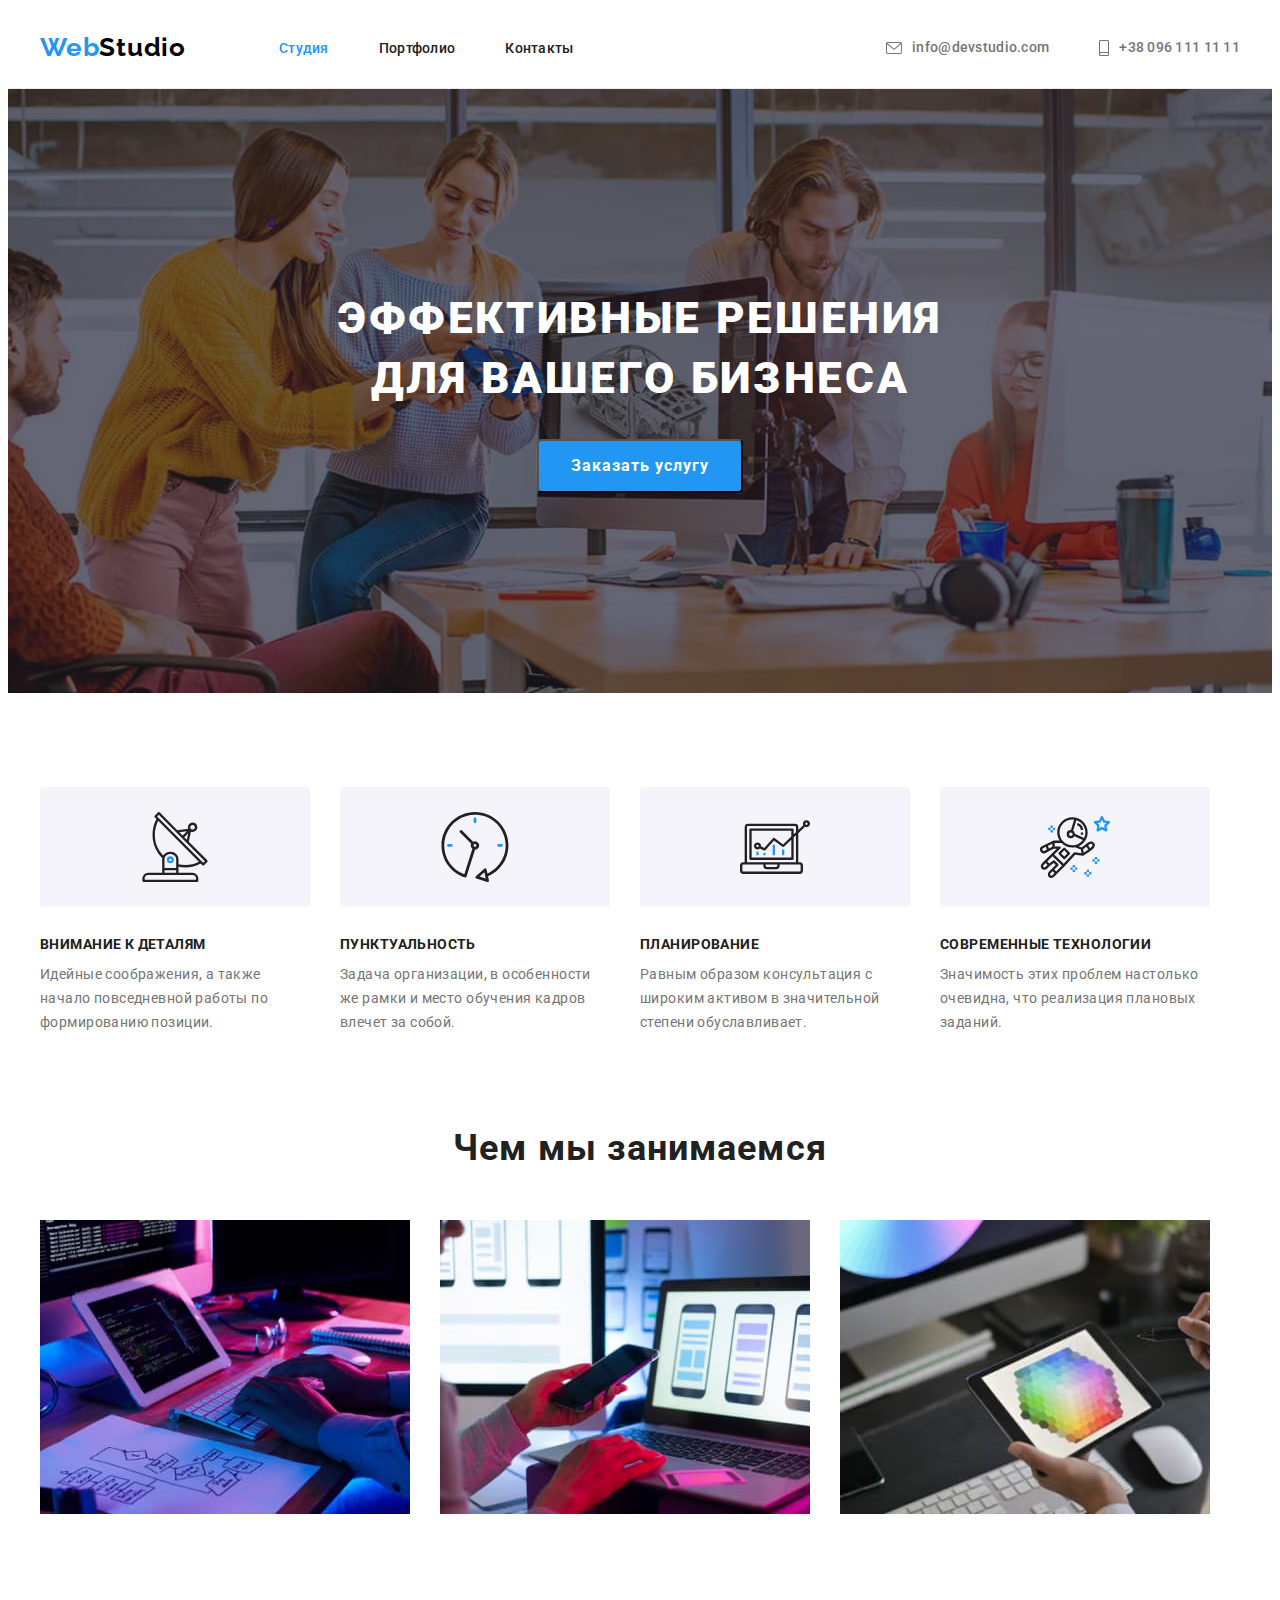
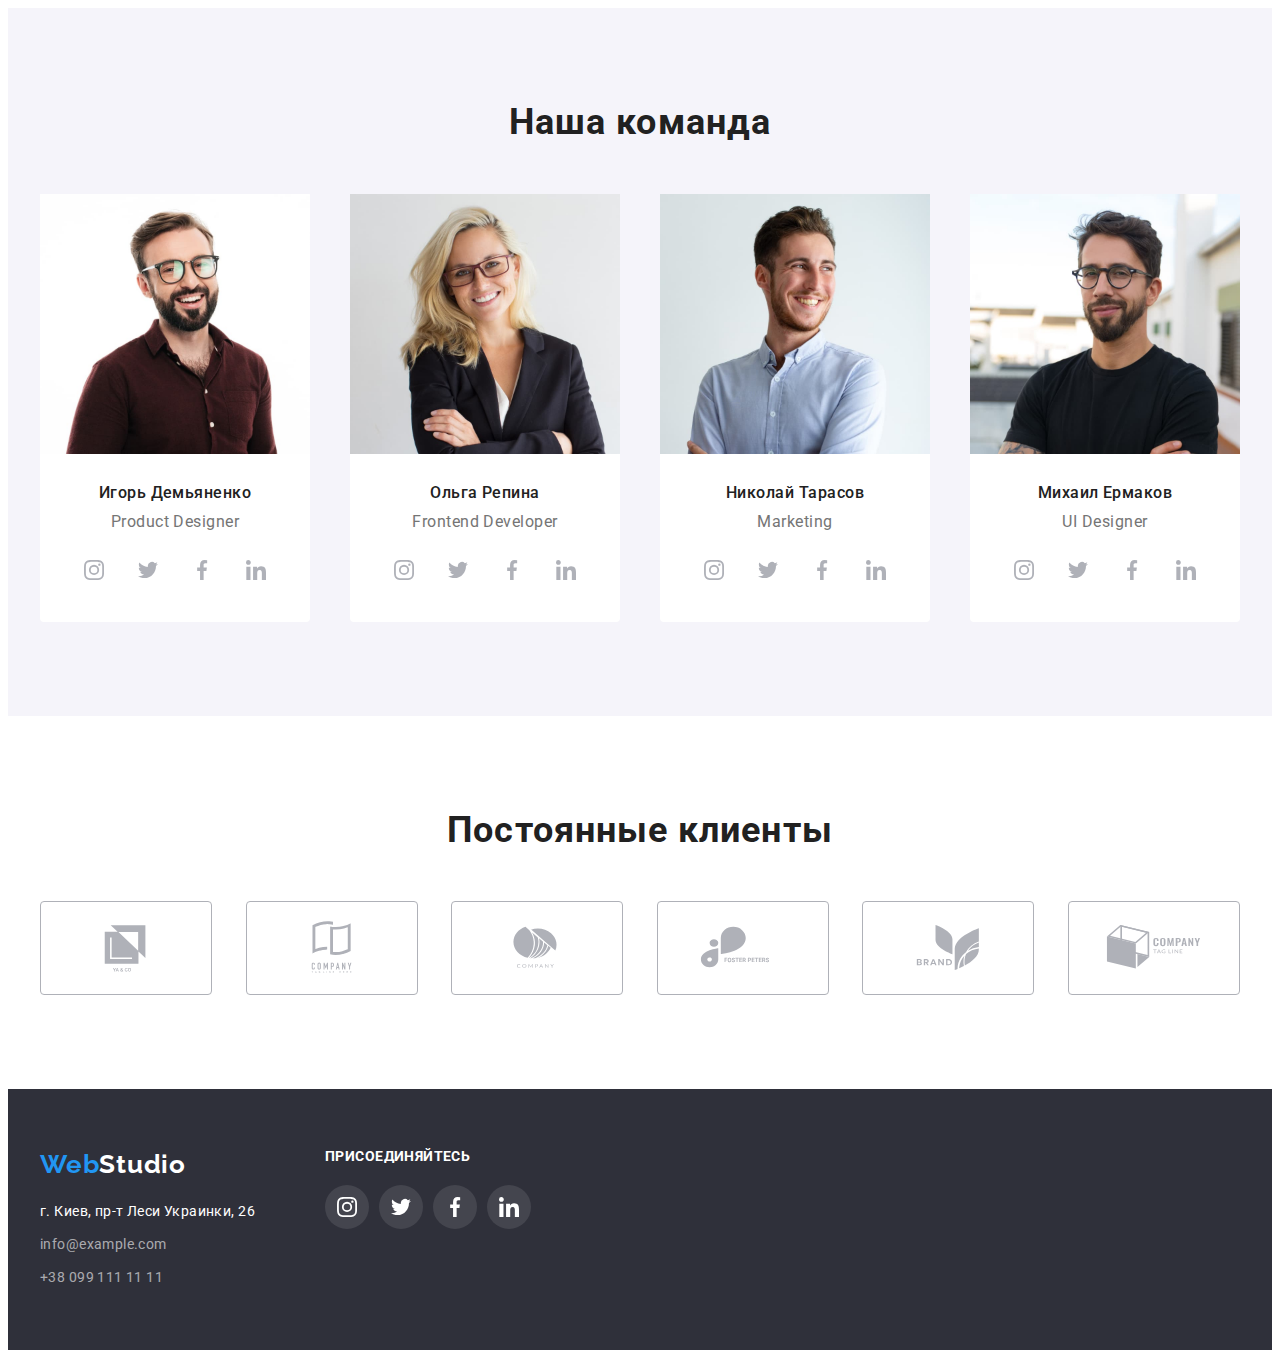
<file: index.html>
<!DOCTYPE html>
<html lang="ru">
  <head>
    <meta charset="UTF-8" />
    <meta http-equiv="X-UA-Compatible" content="IE=edge" />
    <meta name="viewport" content="width=device-width, initial-scale=1.0" />
    <title>Студия</title>
    <link rel="preconnect" href="https://fonts.googleapis.com" />
    <link rel="preconnect" href="https://fonts.gstatic.com" crossorigin />
    <link
      href="https://fonts.googleapis.com/css2?family=Raleway:wght@700&family=Roboto:wght@400;500;700;900&display=swap"
      rel="stylesheet"
    />
    <link
      rel="stylesheet"
      href="https://cdnjs.cloudflare.com/ajax/libs/modern-normalize/1.1.0/modern-normalize.min.css"
      integrity="sha512-wpPYUAdjBVSE4KJnH1VR1HeZfpl1ub8YT/NKx4PuQ5NmX2tKuGu6U/JRp5y+Y8XG2tV+wKQpNHVUX03MfMFn9Q=="
      crossorigin="anonymous"
      referrerpolicy="no-referrer"
    />
    <link rel="stylesheet" href="./css/styles.css" />
  </head>
  <body>
    <header class="header-bg">
      <div class="container content-list">
        <nav class="site-nav">
          <a lang="en" href="" class="header-logo link"
            ><span class="blue">Web</span>Studio</a
          >
          <ul class="list header-list">
            <li>
              <a href="" class="header-link link current">Студия</a>
            </li>
            <li>
              <a href="./portfolio.html" class="header-link link">Портфолио</a>
            </li>
            <li>
              <a href="" class="header-link link">Контакты</a>
            </li>
          </ul>
        </nav>
        <ul class="list content-list">
          <li>
            <a href="mailto:info@devstudio.com" class="header-link link mail">
              <svg class="envelope" width="16" height="12">
                <use href="./images/icon.svg#icon-envelope"></use></svg
              >info@devstudio.com</a
            >
          </li>
          <li>
            <a href="tel:+380961111111" class="header-link link mail">
              <svg class="smartphone" width="10" height="16">
                <use href="./images/icon.svg#icon-smartphone"></use></svg
              >+38 096 111 11 11</a
            >
          </li>
        </ul>
      </div>
    </header>
    <main>
      <section class="hero">
        <div class="container">
          <h1 class="hero-title">Эффективные решения для вашего бизнеса</h1>
          <button type="button" class="hero-btn">Заказать услугу</button>
        </div>
      </section>
      <section class="features-content">
        <div class="container">
          <h2 class="features-title">Особенности</h2>
          <ul class="list specification-content">
            <li>
              <div class="features-content-box">
                <svg class="content-icon" width="70" height="70">
                  <use href="./images/icon.svg#icon-antenna"></use>
                </svg>
              </div>
              <h3 class="specification-title">Внимание к деталям</h3>
              <p class="specification">
                Идейные соображения, а также начало повседневной работы по
                формированию позиции.
              </p>
            </li>
            <li class="features-item">
              <div class="features-content-box">
                <svg class="content-icon" width="70" height="70">
                  <use href="./images/icon.svg#icon-clock"></use>
                </svg>
              </div>
              <h3 class="specification-title">Пунктуальность</h3>
              <p class="specification">
                Задача организации, в особенности же рамки и место обучения
                кадров влечет за собой.
              </p>
            </li>
            <li class="features-item">
              <div class="features-content-box">
                <svg class="content-icon" width="70" height="70">
                  <use href="./images/icon.svg#icon-diagram"></use>
                </svg>
              </div>
              <h3 class="specification-title">Планирование</h3>
              <p class="specification">
                Равным образом консультация с широким активом в значительной
                степени обуславливает.
              </p>
            </li>
            <li class="features-item">
              <div class="features-content-box">
                <svg class="content-icon" width="70" height="70">
                  <use href="./images/icon.svg#icon-astronaut"></use>
                </svg>
              </div>
              <h3 class="specification-title">Современные технологии</h3>
              <p class="specification">
                Значимость этих проблем настолько очевидна, что реализация
                плановых заданий.
              </p>
            </li>
          </ul>
        </div>
      </section>
      <section class="work-content">
        <div class="container">
          <h2 class="work-title">Чем мы занимаемся</h2>
          <ul class="list work-flex">
            <li>
              <img
                src="./images/box1-opt.jpg"
                alt="Блок-схема"
                width="370"
                height="294"
              />
            </li>
            <li>
              <img
                src="./images/box2-opt.jpg"
                alt="Три телефона"
                width="370"
                height="294"
              />
            </li>
            <li>
              <img
                src="./images/box3-opt.jpg"
                alt="Планшет в руках"
                width="370"
                height="294"
              />
            </li>
          </ul>
        </div>
      </section>
      <section class="team">
        <div class="container">
          <h2 class="team-title">Наша команда</h2>
          <ul class="list team-content">
            <li class="team-box">
              <img
                src="./images/igor.jpg"
                alt="Игорь"
                width="270"
                height="260"
              />
              <h3 class="team-name">Игорь Демьяненко</h3>
              <p lang="en" class="team-profession">Product Designer</p>
              <ul class="team-soc list">
                <li class="team-soc-item">
                  <a href="" class="team-soc-link link">
                    <svg class="team-soc-icon" width="20" height="20">
                      <use href="./images/icon.svg#icon-instagram"></use>
                    </svg>
                  </a>
                </li>
                <li class="team-soc-item">
                  <a href="" class="team-soc-link link">
                    <svg class="team-soc-icon" width="20" height="20">
                      <use href="./images/icon.svg#icon-twitter"></use>
                    </svg>
                  </a>
                </li>
                <li class="team-soc-item">
                  <a href="" class="team-soc-link link">
                    <svg class="team-soc-icon" width="20" height="20">
                      <use href="./images/icon.svg#icon-facebook"></use>
                    </svg>
                  </a>
                </li>
                <li class="team-soc-item">
                  <a href="" class="team-soc-link link">
                    <svg class="team-soc-icon" width="20" height="20">
                      <use href="./images/icon.svg#icon-linkedin"></use>
                    </svg>
                  </a>
                </li>
              </ul>
            </li>
            <li class="team-box">
              <img
                src="./images/olga.jpg"
                alt="Ольга"
                width="270"
                height="260"
              />
              <h3 class="team-name">Ольга Репина</h3>
              <p lang="en" class="team-profession">Frontend Developer</p>
              <ul class="team-soc list">
                <li class="team-soc-item">
                  <a href="" class="team-soc-link link">
                    <svg class="team-soc-icon" width="20" height="20">
                      <use href="./images/icon.svg#icon-instagram"></use>
                    </svg>
                  </a>
                </li>
                <li class="team-soc-item">
                  <a href="" class="team-soc-link link">
                    <svg class="team-soc-icon" width="20" height="20">
                      <use href="./images/icon.svg#icon-twitter"></use>
                    </svg>
                  </a>
                </li>
                <li class="team-soc-item">
                  <a href="" class="team-soc-link link">
                    <svg class="team-soc-icon" width="20" height="20">
                      <use href="./images/icon.svg#icon-facebook"></use>
                    </svg>
                  </a>
                </li>
                <li class="team-soc-item">
                  <a href="" class="team-soc-link link">
                    <svg class="team-soc-icon" width="20" height="20">
                      <use href="./images/icon.svg#icon-linkedin"></use>
                    </svg>
                  </a>
                </li>
              </ul>
            </li>
            <li class="team-box">
              <img
                src="./images/nikolay.jpg"
                alt="Николай"
                width="270"
                height="260"
              />
              <h3 class="team-name">Николай Тарасов</h3>
              <p lang="en" class="team-profession">Marketing</p>
              <ul class="team-soc list">
                <li class="team-soc-item">
                  <a href="" class="team-soc-link link">
                    <svg class="team-soc-icon" width="20" height="20">
                      <use href="./images/icon.svg#icon-instagram"></use>
                    </svg>
                  </a>
                </li>
                <li class="team-soc-item">
                  <a href="" class="team-soc-link link">
                    <svg class="team-soc-icon" width="20" height="20">
                      <use href="./images/icon.svg#icon-twitter"></use>
                    </svg>
                  </a>
                </li>
                <li class="team-soc-item">
                  <a href="" class="team-soc-link link">
                    <svg class="team-soc-icon" width="20" height="20">
                      <use href="./images/icon.svg#icon-facebook"></use>
                    </svg>
                  </a>
                </li>
                <li class="team-soc-item">
                  <a href="" class="team-soc-link link">
                    <svg class="team-soc-icon" width="20" height="20">
                      <use href="./images/icon.svg#icon-linkedin"></use>
                    </svg>
                  </a>
                </li>
              </ul>
            </li>
            <li class="team-box">
              <img
                src="./images/michail.jpg"
                alt="Михаил"
                width="270"
                height="260"
              />
              <h3 class="team-name">Михаил Ермаков</h3>
              <p lang="en" class="team-profession">UI Designer</p>
              <ul class="team-soc list">
                <li class="team-soc-item">
                  <a href="" class="team-soc-link link">
                    <svg class="team-soc-icon" width="20" height="20">
                      <use href="./images/icon.svg#icon-instagram"></use>
                    </svg>
                  </a>
                </li>
                <li class="team-soc-item">
                  <a href="" class="team-soc-link link">
                    <svg class="team-soc-icon" width="20" height="20">
                      <use href="./images/icon.svg#icon-twitter"></use>
                    </svg>
                  </a>
                </li>
                <li class="team-soc-item">
                  <a href="" class="team-soc-link link">
                    <svg class="team-soc-icon" width="20" height="20">
                      <use href="./images/icon.svg#icon-facebook"></use>
                    </svg>
                  </a>
                </li>
                <li class="team-soc-item">
                  <a href="" class="team-soc-link link">
                    <svg class="team-soc-icon" width="20" height="20">
                      <use href="./images/icon.svg#icon-linkedin"></use>
                    </svg>
                  </a>
                </li>
              </ul>
            </li>
          </ul>
        </div>
      </section>
      <section class="clients">
        <div class="container">
          <h2 class="clients-title">Постоянные клиенты</h2>
          <ul class="list clients-content">
            <li class="client-box">
              <a href="" class="clients-link">
                <svg class="clients-icon" width="106" height="60">
                  <use href="./images/icon.svg#icon-Logo"></use>
                </svg>
              </a>
            </li>
            <li class="client-box">
              <a href="" class="clients-link">
                <svg class="clients-icon" width="106" height="60">
                  <use href="./images/icon.svg#icon-Logo2"></use>
                </svg>
              </a>
            </li>
            <li class="client-box">
              <a href="" class="clients-link">
                <svg class="clients-icon" width="106" height="60">
                  <use href="./images/icon.svg#icon-Logo3"></use>
                </svg>
              </a>
            </li>
            <li class="client-box">
              <a href="" class="clients-link">
                <svg class="clients-icon" width="106" height="60">
                  <use href="./images/icon.svg#icon-Logo4"></use>
                </svg>
              </a>
            </li>
            <li class="client-box">
              <a href="" class="clients-link">
                <svg class="clients-icon" width="106" height="60">
                  <use href="./images/icon.svg#icon-Logo5"></use>
                </svg>
              </a>
            </li>
            <li class="client-box">
              <a href="" class="clients-link">
                <svg class="clients-icon" width="106" height="60">
                  <use href="./images/icon.svg#icon-Logo6"></use>
                </svg>
              </a>
            </li>
          </ul>
        </div>
      </section>
    </main>
    <footer class="footer">
      <div class="container footer-box">
        <div class="address-box">
          <a lang="en" href="" class="footer-link link"
            ><span class="blue">Web</span>Studio</a
          >
          <address class="footer-address">
            <ul class="footer-list list">
              <li class="contact">
                <a href="" class="header-link adress link"
                  >г. Киев, пр-т Леси Украинки, 26</a
                >
              </li>
              <li class="contact">
                <a
                  href="mailto:info@example.com"
                  class="header-link footer-mail link"
                  >info@example.com</a
                >
              </li>
              <li class="contact">
                <a href="tel:+380991111111" class="header-link footer-tel link"
                  >+38 099 111 11 11</a
                >
              </li>
            </ul>
          </address>
        </div>
        <div class="welcome-box">
          <h3 class="welcome-title">Присоединяйтесь</h3>
          <ul class="welcome-list list">
            <li class="welcome-soc-list">
              <a href="" class="welcome-soc-link link">
                <svg class="welcome-soc-icon" width="20" height="20">
                  <use href="./images/icon.svg#icon-instagram"></use>
                </svg>
              </a>
            </li>
            <li class="welcome-soc-list">
              <a href="" class="welcome-soc-link link">
                <svg class="welcome-soc-icon" width="20" height="20">
                  <use href="./images/icon.svg#icon-twitter"></use>
                </svg>
              </a>
            </li>
            <li class="welcome-soc-list">
              <a href="" class="welcome-soc-link link">
                <svg class="welcome-soc-icon" width="20" height="20">
                  <use href="./images/icon.svg#icon-facebook"></use>
                </svg>
              </a>
            </li>
            <li class="welcome-soc-list">
              <a href="" class="welcome-soc-link link">
                <svg class="welcome-soc-icon" width="20" height="20">
                  <use href="./images/icon.svg#icon-linkedin"></use>
                </svg>
              </a>
            </li>
          </ul>
        </div>
      </div>
    </footer>
  </body>
</html>
</file>
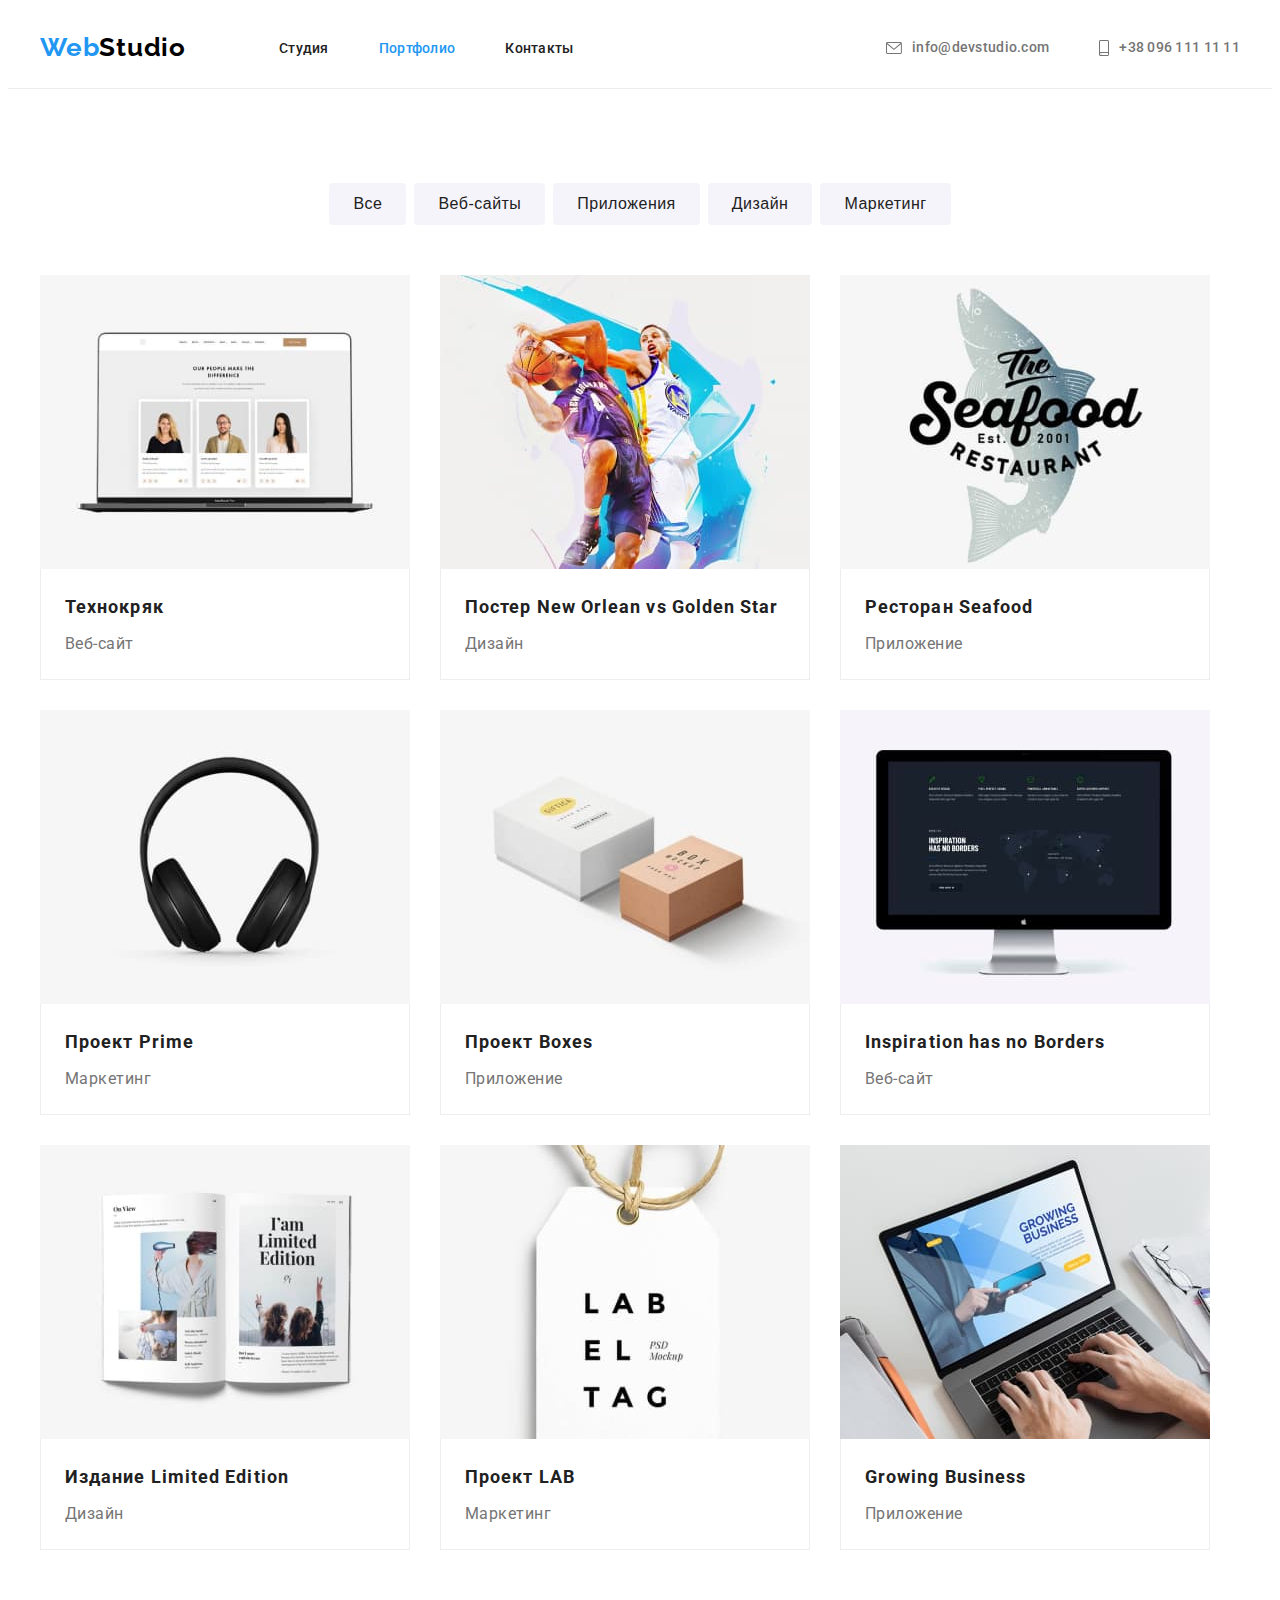
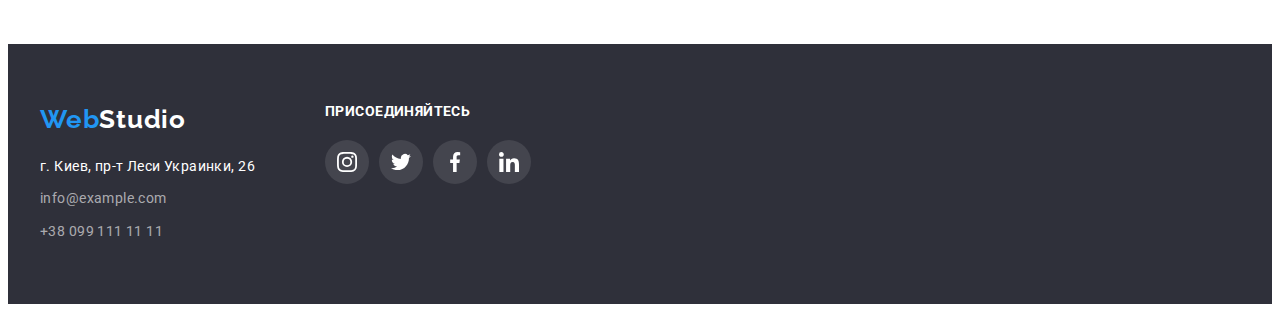
<file: portfolio.html>
<!DOCTYPE html>
<html lang="ru">
  <head>
    <meta charset="UTF-8" />
    <meta http-equiv="X-UA-Compatible" content="IE=edge" />
    <meta name="viewport" content="width=device-width, initial-scale=1.0" />
    <title>Портфолио</title>
    <link rel="preconnect" href="https://fonts.googleapis.com" />
    <link rel="preconnect" href="https://fonts.gstatic.com" crossorigin />
    <link
      href="https://fonts.googleapis.com/css2?family=Raleway:wght@700&family=Roboto:wght@400;500;700;900&display=swap"
      rel="stylesheet"
    />
    <link
      rel="stylesheet"
      href="https://cdnjs.cloudflare.com/ajax/libs/modern-normalize/1.1.0/modern-normalize.min.css"
      integrity="sha512-wpPYUAdjBVSE4KJnH1VR1HeZfpl1ub8YT/NKx4PuQ5NmX2tKuGu6U/JRp5y+Y8XG2tV+wKQpNHVUX03MfMFn9Q=="
      crossorigin="anonymous"
      referrerpolicy="no-referrer"
    />
    <link rel="stylesheet" href="./css/styles.css" />
  </head>
  <body>
    <header class="header-bg">
      <div class="container content-list">
        <nav class="site-nav">
          <a lang="en" href="" class="header-logo link"
            ><span class="blue">Web</span>Studio</a
          >
          <ul class="list header-list">
            <li>
              <a href="./index.html" class="header-link link">Студия</a>
            </li>
            <li>
              <a href="" class="header-link link current">Портфолио</a>
            </li>
            <li>
              <a href="" class="header-link link">Контакты</a>
            </li>
          </ul>
        </nav>
        <ul class="list content-list">
          <li>
            <a href="mailto:info@devstudio.com" class="header-link link mail">
              <svg class="envelope" width="16" height="12">
                <use href="./images/icon.svg#icon-envelope"></use></svg
              >info@devstudio.com</a
            >
          </li>
          <li>
            <a href="tel:+380961111111" class="header-link link mail">
              <svg class="smartphone" width="10" height="16">
                <use href="./images/icon.svg#icon-smartphone"></use></svg
              >+38 096 111 11 11</a
            >
          </li>
        </ul>
      </div>
    </header>
    <main>
      <section class="portfolio">
        <div class="container">
          <h1 class="portfolio-title">Портфолио</h1>
          <ul class="list button-block">
            <li class="filter-item">
              <button type="button" class="filter-btn">Все</button>
            </li>
            <li class="filter-item">
              <button type="button" class="filter-btn">Веб-сайты</button>
            </li>
            <li class="filter-item">
              <button type="button" class="filter-btn">Приложения</button>
            </li>
            <li class="filter-item">
              <button type="button" class="filter-btn">Дизайн</button>
            </li>
            <li class="filter-item">
              <button type="button" class="filter-btn">Маркетинг</button>
            </li>
          </ul>
          <ul class="list filter-block">
            <li class="filter-cards">
              <a href="" class="portfolio-link link">
                <img
                  src="./images/Technokryak.jpg"
                  alt="Сайт на ноутбуке"
                  width="370"
                  height="294"
                  class="portfolio-image"
                />
                <div class="portfolio-box">
                  <h2 class="portfolio-image-title">Технокряк</h2>
                  <p class="portfolio-image-name">Веб-сайт</p>
                </div>
              </a>
            </li>
            <li class="filter-cards">
              <a href="" class="portfolio-link link">
                <img
                  src="./images/Poster.jpg"
                  alt="Два баскетболиста"
                  width="370"
                  height="294"
                  class="portfolio-image"
                />
                <div class="portfolio-box">
                  <h2 class="portfolio-image-title">
                    Постер <span lang="en">New Orlean vs Golden Star</span>
                  </h2>
                  <p class="portfolio-image-name">Дизайн</p>
                </div>
              </a>
            </li>
            <li class="filter-cards">
              <a href="" class="portfolio-link link">
                <img
                  src="./images/Seafood.jpg"
                  alt="Эмблема ресторана"
                  width="370"
                  height="294"
                  class="portfolio-image"
                />
                <div class="portfolio-box">
                  <h2 class="portfolio-image-title">
                    Ресторан <span lang="en">Seafood</span>
                  </h2>
                  <p class="portfolio-image-name">Приложение</p>
                </div>
              </a>
            </li>
            <li class="filter-cards">
              <a href="" class="portfolio-link link">
                <img
                  src="./images/Prime.jpg"
                  alt="Наушники"
                  width="370"
                  height="294"
                  class="portfolio-image"
                />
                <div class="portfolio-box">
                  <h2 class="portfolio-image-title">
                    Проект <span lang="en">Prime</span>
                  </h2>
                  <p class="portfolio-image-name">Маркетинг</p>
                </div>
              </a>
            </li>
            <li class="filter-cards">
              <a href="" class="portfolio-link link">
                <img
                  src="./images/Boxes.jpg"
                  alt="Две коробки"
                  width="370"
                  height="294"
                  class="portfolio-image"
                />
                <div class="portfolio-box">
                  <h2 class="portfolio-image-title">
                    Проект <span lang="en">Boxes</span>
                  </h2>
                  <p class="portfolio-image-name">Приложение</p>
                </div>
              </a>
            </li>
            <li class="filter-cards">
              <a href="" class="portfolio-link link">
                <img
                  src="./images/Inspiration.jpg"
                  alt="Десктоп"
                  width="370"
                  height="294"
                  class="portfolio-image"
                />
                <div class="portfolio-box">
                  <h2 class="portfolio-image-title">
                    <span lang="en">Inspiration has no Borders</span>
                  </h2>
                  <p class="portfolio-image-name">Веб-сайт</p>
                </div>
              </a>
            </li>
            <li class="filter-cards">
              <a href="" class="portfolio-link link">
                <img
                  src="./images/Book.jpg"
                  alt="Открытая книга"
                  width="370"
                  height="294"
                  class="portfolio-image"
                />
                <div class="portfolio-box">
                  <h2 class="portfolio-image-title">
                    Издание <span lang="en">Limited Edition</span>
                  </h2>
                  <p class="portfolio-image-name">Дизайн</p>
                </div>
              </a>
            </li>
            <li class="filter-cards">
              <a href="" class="portfolio-link link">
                <img
                  src="./images/Label.jpg"
                  alt="Бейджик"
                  width="370"
                  height="294"
                  class="portfolio-image"
                />
                <div class="portfolio-box">
                  <h2 class="portfolio-image-title">
                    Проект <span lang="en">LAB</span>
                  </h2>
                  <p class="portfolio-image-name">Маркетинг</p>
                </div>
              </a>
            </li>
            <li class="filter-cards">
              <a href="" class="portfolio-link link">
                <img
                  src="./images/Business.jpg"
                  alt="Ноутбук"
                  width="370"
                  height="294"
                  class="portfolio-image"
                />
                <div class="portfolio-box">
                  <h2 class="portfolio-image-title">
                    <span lang="en">Growing Business</span>
                  </h2>
                  <p class="portfolio-image-name">Приложение</p>
                </div>
              </a>
            </li>
          </ul>
        </div>
      </section>
    </main>
    <footer class="footer">
      <div class="container footer-box">
        <div class="address-box">
          <a lang="en" href="" class="footer-link link"
            ><span class="blue">Web</span>Studio</a
          >
          <address class="footer-address">
            <ul class="footer-list list">
              <li class="contact">
                <a href="" class="header-link adress link"
                  >г. Киев, пр-т Леси Украинки, 26</a
                >
              </li>
              <li class="contact">
                <a
                  href="mailto:info@example.com"
                  class="header-link footer-mail link"
                  >info@example.com</a
                >
              </li>
              <li class="contact">
                <a href="tel:+380991111111" class="header-link footer-tel link"
                  >+38 099 111 11 11</a
                >
              </li>
            </ul>
          </address>
        </div>
        <div class="welcome-box">
          <h3 class="welcome-title">Присоединяйтесь</h3>
          <ul class="welcome-list list">
            <li class="welcome-soc-list">
              <a href="" class="welcome-soc-link link">
                <svg class="welcome-soc-icon" width="20" height="20">
                  <use href="./images/icon.svg#icon-instagram"></use>
                </svg>
              </a>
            </li>
            <li class="welcome-soc-list">
              <a href="" class="welcome-soc-link link">
                <svg class="welcome-soc-icon" width="20" height="20">
                  <use href="./images/icon.svg#icon-twitter"></use>
                </svg>
              </a>
            </li>
            <li class="welcome-soc-list">
              <a href="" class="welcome-soc-link link">
                <svg class="welcome-soc-icon" width="20" height="20">
                  <use href="./images/icon.svg#icon-facebook"></use>
                </svg>
              </a>
            </li>
            <li class="welcome-soc-list">
              <a href="" class="welcome-soc-link link">
                <svg class="welcome-soc-icon" width="20" height="20">
                  <use href="./images/icon.svg#icon-linkedin"></use>
                </svg>
              </a>
            </li>
          </ul>
        </div>
      </div>
    </footer>
  </body>
</html>
</file>
<file: css/styles.css>
:root {
  --main-background-color: #ffffff;
  --main-text-color: #212121;
  --primary-text-color: #757575;
  --hover-text-color: #2196f3;
  --background-hero-color: #2f303a;
}

p,
h1,
h2,
h3,
h4,
h5,
h6 {
  margin: 0;
}

ul {
  margin: 0;
  padding-left: 0;
}

img {
  display: block;
  max-width: 100%;
  height: auto;
}

body {
  font-family: "Roboto", sans-serif;
  color: var(--main-text-color);
  background-color: var(--main-background-color);
}

.list {
  list-style: none;
}

.link {
  text-decoration: none;
}

/* --------Секция хедер--------- */

.header-bg {
  background-color: var(--main-background-color);
  border-bottom: 1px solid #ececec;
}

.container {
  width: 1200px;
  padding-left: 15px;
  padding-right: 15px;
  margin: 0 auto;
}

.header-list {
  display: flex;
  align-items: center;
  gap: 50px;
}

.blue {
  font-family: "Raleway", sans-serif;
  font-weight: 700;
  font-size: 26px;
  line-height: 1.19;
  letter-spacing: 0.03em;
  color: var(--hover-text-color);
}

.header-logo {
  display: block;
  font-family: "Raleway", sans-serif;
  font-weight: 700;
  font-size: 26px;
  line-height: 1.19;
  letter-spacing: 0.03em;
  color: #000000;
  margin-right: 93px;
  padding-top: 24px;
  padding-bottom: 25px;
  align-items: center;
}

.header-link {
  font-weight: 500;
  font-size: 14px;
  line-height: 1.14;
  letter-spacing: 0.02em;
  color: var(--main-text-color);
}

.header-link:hover,
.header-link:focus {
  color: var(--hover-text-color);
}

.site-nav .current {
  color: var(--hover-text-color);
}

.site-nav {
  display: flex;
}

.content-list {
  display: flex;
  margin-left: auto;
  align-items: center;
  gap: 50px;
}

.mail {
  color: var(--primary-text-color);
  display: flex;
  align-items: center;
}

.envelope,
.smartphone {
  display: inline-flex;
  fill: currentColor;
  margin-right: 10px;
}

.mail:hover .envelope:hover,
.mail:focus .envelope:focus {
  fill: var(--hover-text-color);
}

.mail:hover .smartphone:hover,
.mail:focus .smartphone:focus {
  fill: var(--hover-text-color);
}

/* --------Секция герой--------- */

.hero {
  background-color: var(--background-hero-color);
  background-image: linear-gradient(
      rgba(47, 48, 58, 0.4),
      rgba(47, 48, 58, 0.4)
    ),
    url(../images/Img-bg.jpg);
  background-size: cover;
  text-align: center;
  background-position: center;
  padding-top: 200px;
  padding-bottom: 200px;
  max-width: 1600px;
  margin: 0 auto;
}

.hero-title {
  font-weight: 900;
  font-size: 44px;
  line-height: 1.36;
  letter-spacing: 0.06em;
  text-transform: uppercase;
  color: var(--main-background-color);
  max-width: 696px;
  margin-left: auto;
  margin-right: auto;
  margin-bottom: 30px;
}

.hero-btn {
  font-family: inherit;
  font-weight: 700;
  font-size: 16px;
  line-height: 1.88;
  letter-spacing: 0.06em;
  color: var(--main-background-color);
  cursor: pointer;
  background: var(--hover-text-color);
  padding: 10px 32px;
  border-radius: 4px;
}

/* --------Секция особенностей----- */

.features-title {
  position: absolute;
  white-space: nowrap;
  width: 1px;
  height: 1px;
  overflow: hidden;
  border: 0;
  padding: 0;
  clip: rect(0 0 0 0);
  clip-path: inset(50%);
  margin: -1px;
}

.features-content {
  padding: 94px 0px;
}

.features-content-box {
  display: flex;
  background: #f5f4fa;
  width: 270px;
  height: 120px;
  justify-content: center;
  align-items: center;
  border-radius: 4px;
  margin-bottom: 30px;
  text-align: center;
}

.specification-title {
  font-weight: 700;
  font-size: 14px;
  line-height: 1.14;
  letter-spacing: 0.03em;
  text-transform: uppercase;
  color: var(--main-text-color);
  margin-bottom: 10px;
}

.specification-content {
  display: flex;
  gap: 30px;
}

.specification {
  font-size: 14px;
  line-height: 1.71;
  letter-spacing: 0.03em;
  color: var(--primary-text-color);
  max-width: 270px;
}

/* --------Секция работа--------- */

.work-title {
  font-weight: 700;
  font-size: 36px;
  line-height: 1.16;
  letter-spacing: 0.03em;
  color: var(--main-text-color);
  margin-bottom: 50px;
  text-align: center;
}

.work-content {
  padding-bottom: 94px;
}

.work-flex {
  display: flex;
  gap: 30px;
}

/* ----------Секция команда---------- */

.team {
  background-color: #f5f4fa;
  padding-bottom: 94px;
  padding-top: 94px;
}

.team-box {
  background: var(--main-background-color);
  border-radius: 0px 0px 4px 4px;
}

.team-title {
  font-weight: 700;
  font-size: 36px;
  line-height: 1.16;
  letter-spacing: 0.03em;
  color: var(--main-text-color);
  margin-bottom: 50px;
  text-align: center;
}

.team-name {
  font-weight: 500;
  font-size: 16px;
  line-height: 1.18;
  letter-spacing: 0.03em;
  color: var(--main-text-color);
  padding-top: 30px;
  margin-bottom: 10px;
  text-align: center;
}

.team-profession {
  font-size: 16px;
  line-height: 1.18;
  letter-spacing: 0.03em;
  color: var(--primary-text-color);
  margin-bottom: 16px;
  text-align: center;
}

.team-soc {
  display: flex;
  justify-content: center;
  gap: 10px;
  padding-bottom: 30px;
}

.team-soc-link {
  width: 44px;
  height: 44px;
  border-radius: 50%;
  background-color: var(--main-background-color);
  display: flex;
  align-items: center;
  justify-content: center;
}

.team-content {
  display: flex;
  justify-content: space-between;
}

.team-soc-icon {
  fill: #afb1b8;
}

.team-soc-link:hover .team-soc-icon,
.team-soc-link:focus .team-soc-icon {
  fill: var(--main-background-color);
}

.team-soc-link:hover,
.team-soc-link:focus {
  background-color: var(--hover-text-color);
}

/* --------Секция клиентов---------- */

.clients {
  padding-top: 94px;
  padding-bottom: 94px;
}

.clients-title {
  font-weight: 700;
  font-size: 36px;
  line-height: 1.16;
  text-align: center;
  letter-spacing: 0.03em;
  color: var(--main-text-color);
  margin-bottom: 50px;
}

.clients-content {
  display: flex;
  justify-content: space-between;
}

.clients-link {
  display: flex;
  width: 170px;
  height: 92px;
  border: 1px solid #afb1b8;
  border-radius: 4px;
  display: flex;
  justify-content: center;
  align-items: center;
}

.clients-icon {
  fill: #afb1b8;
}

.clients-link:hover .clients-icon,
.clients-link:focus .clients-icon {
  fill: var(--hover-text-color);
}

.clients-link:hover,
.clients-link:focus {
  border-color: var(--hover-text-color);
}

/* --------Секция футер---------- */

.footer {
  background-color: var(--background-hero-color);
  /* padding-top: 60px; */
  padding-bottom: 60px;
  padding-top: 60px;
}

.footer-link {
  font-family: "Raleway";
  font-weight: 700;
  font-size: 26px;
  line-height: 1.19;
  letter-spacing: 0.03em;
  color: var(--main-background-color);
  display: inline-block;
  margin-bottom: 20px;
}

.footer-address {
  color: var(--main-background-color);
}

.address-box {
  margin-right: 70px;
}

.footer-box {
  display: flex;
}

.welcome-list {
  display: flex;
  gap: 10px;
}

.welcome-box {
  text-align: left;
}

.contact {
  margin-bottom: 9px;
}

.contact:nth-child(3) {
  margin-bottom: 0px;
}

.footer-mail,
.footer-tel {
  font-weight: 400;
  font-style: normal;
  font-size: 14px;
  line-height: 1.71;
  letter-spacing: 0.03em;
  color: rgba(255, 255, 255, 0.6);
}

.adress {
  font-weight: 400;
  font-size: 14px;
  line-height: 1.71;
  letter-spacing: 0.03em;
  color: var(--main-background-color);
  font-style: normal;
}

.welcome-title {
  color: var(--main-background-color);
  font-weight: 700;
  font-size: 14px;
  line-height: 1.14;
  letter-spacing: 0.03em;
  text-transform: uppercase;
  margin-bottom: 20px;
}

.welcome-soc-link {
  width: 44px;
  height: 44px;
  border-radius: 50%;
  background: rgba(255, 255, 255, 0.1);
  display: flex;
  align-items: center;
  justify-content: center;
}

.welcome-soc-link:hover,
.welcome-soc-link:focus {
  background-color: var(--hover-text-color);
}

.welcome-soc-icon {
  fill: var(--main-background-color);
}

/* -------Секция портфолио и секция фильтра------- */

.portfolio {
  padding-top: 94px;
  padding-bottom: 94px;
}

.portfolio-title {
  position: absolute;
  white-space: nowrap;
  width: 1px;
  height: 1px;
  overflow: hidden;
  border: 0;
  padding: 0;
  clip: rect(0 0 0 0);
  clip-path: inset(50%);
  margin: -1px;
}

.filter-btn {
  font-weight: 500;
  font-size: 16px;
  line-height: 1.62;
  letter-spacing: 0.03em;
  color: var(--main-text-color);
  background: #f5f4fa;
  cursor: pointer;
  padding: 6px 22px;
  border-radius: 4px;
  border-color: transparent;
}

.filter-btn:hover,
.filter-btn:focus {
  color: var(--main-background-color);
  background: var(--hover-text-color);
  box-shadow: 0px 3px 1px rgba(0, 0, 0, 0.1), 0px 1px 2px rgba(0, 0, 0, 0.08),
    0px 2px 2px rgba(0, 0, 0, 0.12);
}
.portfolio-image-title {
  font-weight: 700;
  font-size: 18px;
  line-height: 2;
  letter-spacing: 0.06em;
  color: var(--main-text-color);
  margin-bottom: 4px;
}

.portfolio-image-name {
  font-size: 16px;
  line-height: 1.87;
  letter-spacing: 0.03em;
  color: var(--primary-text-color);
}

.portfolio-box {
  padding: 20px 24px;
  border-right: 1px solid #eeeeee;
  border-bottom: 1px solid #eeeeee;
  border-left: 1px solid #eeeeee;
}

.button-block {
  margin-bottom: 50px;
  display: flex;
  justify-content: center;
  gap: 8px;
}

.filter-block {
  display: flex;
  flex-wrap: wrap;
}

.filter-cards {
  margin-right: 30px;
  margin-bottom: 30px;
}

.filter-cards:nth-child(3n) {
  margin-right: 0px;
}

.filter-cards:nth-last-child(-n + 3) {
  margin-bottom: 0px;
}

.portfolio-box:hover,
.portfolio-box:focus {
  background: #ffffff;
  border: 1px solid #eeeeee;
  box-shadow: 0px 1px 1px rgba(0, 0, 0, 0.12), 0px 4px 4px rgba(0, 0, 0, 0.06),
    1px 4px 6px rgba(0, 0, 0, 0.16);
}

.portfolio-link:hover,
.portfolio-link:focus {
  box-shadow: 0px 1px 1px rgba(0, 0, 0, 0.12), 0px 4px 4px rgba(0, 0, 0, 0.06),
    1px 4px 6px rgba(0, 0, 0, 0.16);
}

.portfolio-link {
  display: block;
}
</file>
